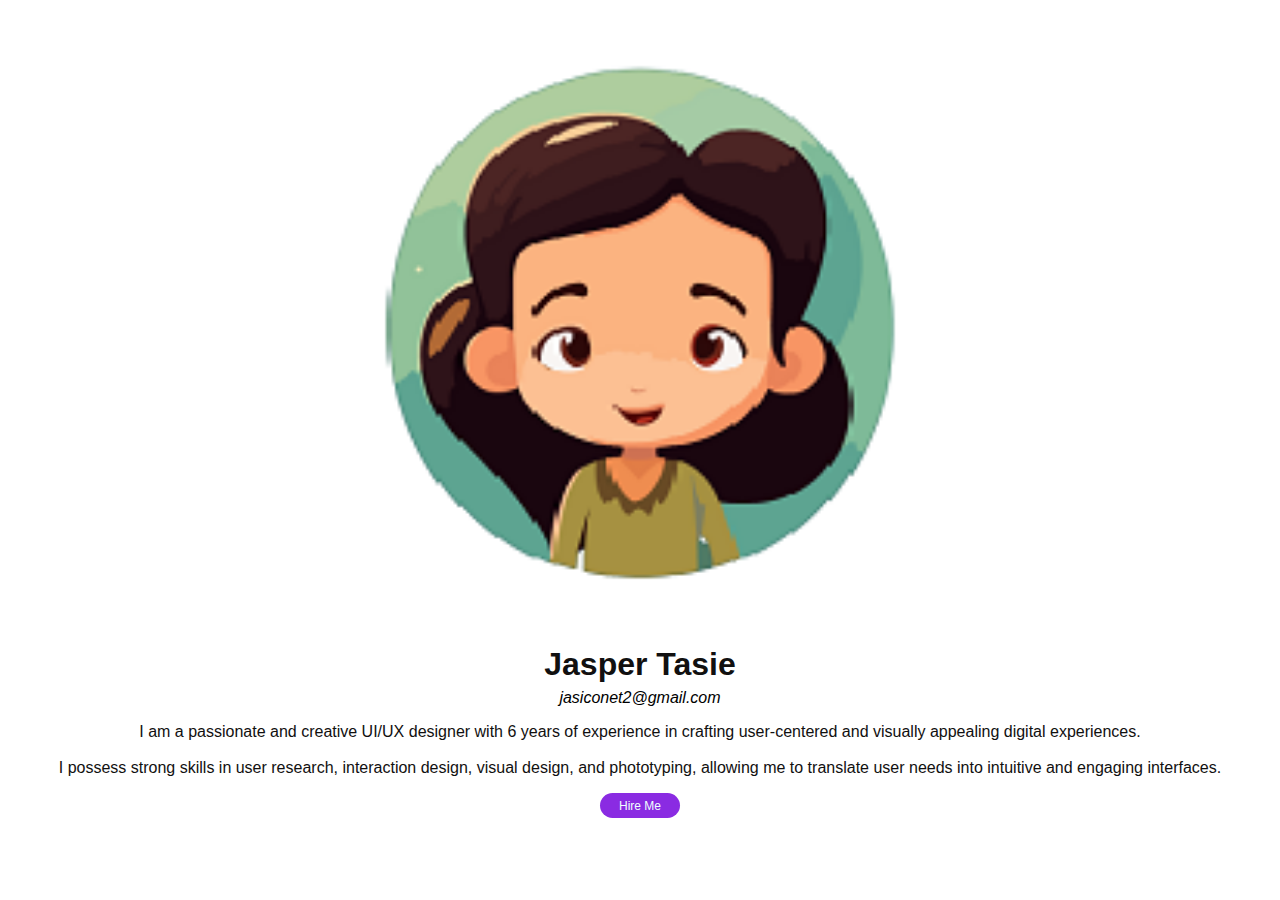
<file: index.html>
<!DOCTYPE html>
<html lang="en">
<head>
    <meta charset="UTF-8">
    <link rel="stylesheet" href="stylesheet.css">
    <meta name="viewport" content="width=device-width, initial-scale=1.0">
    <title>The Just Project - Jasper Tasie</title>
</head>
<body>
    <img class="photocard" src="/profile art.png" alt="Profile picture">
    <h1>Jasper Tasie</h1>
    <p class="email"><a href="mailto:jasiconet2@gmail.com">jasiconet2@gmail.com</a></p>
    <p>I am a passionate and creative UI/UX designer with 6 years of experience in crafting user-centered and visually appealing digital experiences. 
        <br /> 
        <br/> 
        I possess strong skills in user research, interaction design, visual design, and phototyping, allowing me to translate user needs into intuitive and engaging interfaces.</p>
        <p><button class="button1">Hire Me</button></p>
    </body>
</html>
</file>
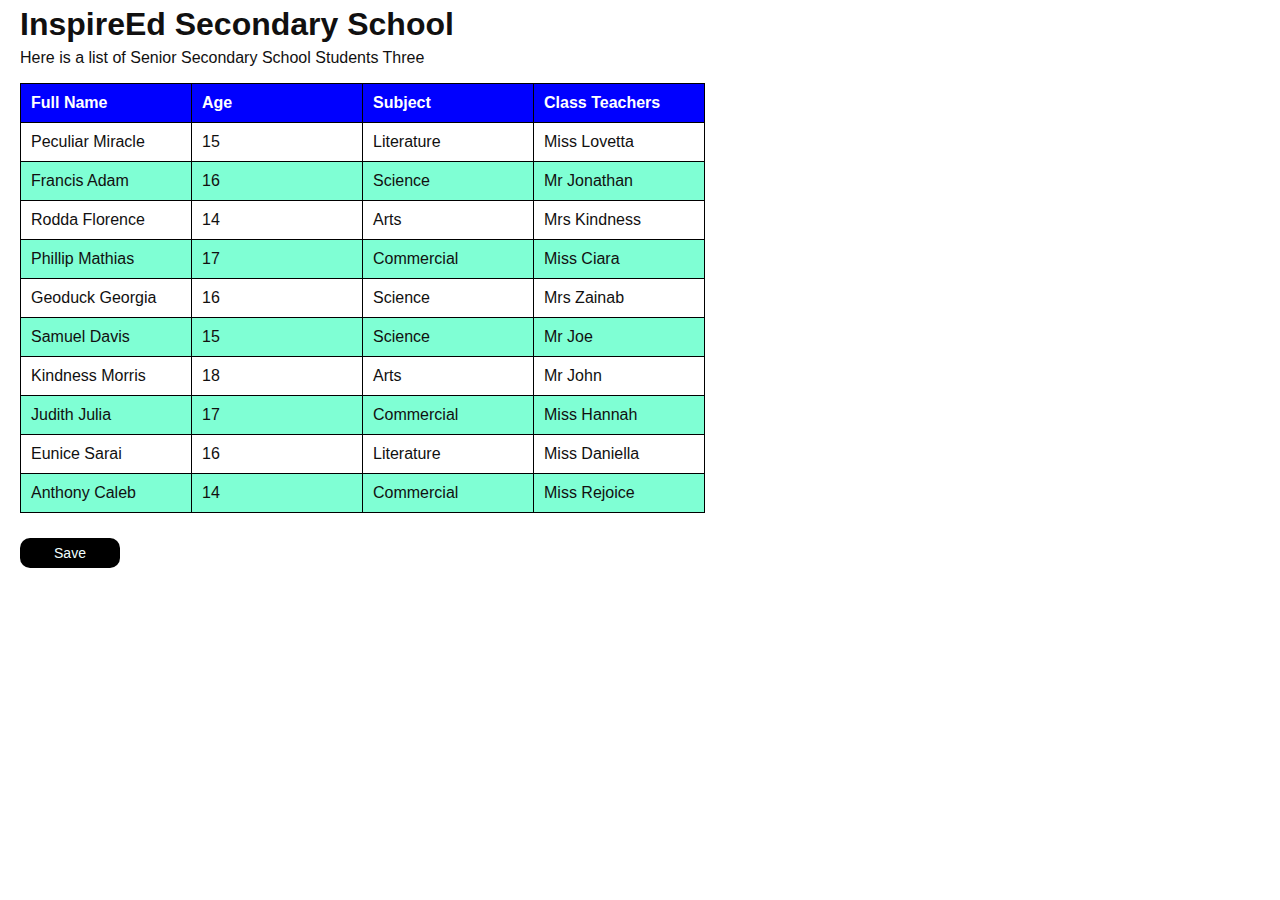
<file: table.html>
<!DOCTYPE html>
<html lang="en">
<head>
    <meta charset="UTF-8">
    <link rel="stylesheet" href="stylesheet.css">
    <meta name="viewport" content="width=device-width, initial-scale=1.0">
    <title>The Just Project - Jasper Tasie</title>
</head>
<body>
    <h1 style="text-align: left;">InspireEd Secondary School</h1>
    <p style="text-align: left;">Here is a list of Senior Secondary School Students Three</p>

<table border="1">
    <thead>
        <tr>
        <th>Full Name</th>
        <th>Age</th>
        <th>Subject</th>
        <th>Class Teachers</th>
        </tr>
    </thead>

    <tr>
        <td>Peculiar Miracle</td>
        <td>15</td>
        <td>Literature</td>
        <td>Miss Lovetta</td>
    </tr>
    <tr>
        <td>Francis Adam</td>
        <td>16</td>
        <td>Science</td>
        <td>Mr Jonathan</td>
    </tr>
    <tr>
        <td>Rodda Florence</td>
        <td>14</td>
        <td>Arts</td>
        <td>Mrs Kindness</td>
    </tr>
    <tr>
        <td>Phillip Mathias</td>
        <td>17</td>
        <td>Commercial</td>
        <td>Miss Ciara</td>
    </tr>
    <tr>
        <td>Geoduck Georgia</td>
        <td>16</td>
        <td>Science</td>
        <td>Mrs Zainab</td>
    </tr>
    <tr>
        <td>Samuel Davis</td>
        <td>15</td>
        <td>Science</td>
        <td>Mr Joe</td>
    </tr>
    <tr>
        <td>Kindness Morris</td>
        <td>18</td>
        <td>Arts</td>
        <td>Mr John</td>
    </tr>
    <tr>
        <td>Judith Julia</td>
        <td>17</td>
        <td>Commercial</td>
        <td>Miss Hannah</td>
    </tr>
    <tr>
        <td>Eunice Sarai</td>
        <td>16</td>
        <td>Literature</td>
        <td>Miss Daniella</td>
    </tr>
    <tr>
        <td>Anthony Caleb</td>
        <td>14</td>
        <td>Commercial</td>
        <td>Miss Rejoice</td>
        </tr>
</table>
<button class="submit" type="submit">Save</button>   
</body>
</html>
</file>
<file: stylesheet.css>
body {
font-family:'Calibri', 'Arial', 'Tahoma', 'sans-serif', 'Lucida Sans';
margin-top: 20px;
margin-left: 20px;
margin-right: 20px;
margin-bottom: 20px;
color: rgb(17, 16, 16);
}

.button1 {
background-color: blueviolet;
color: azure;
display: inline;
padding: 15px, 32px;
font-size: 12px;
border: none;
border-radius: 15px;
width: 80px;
height: 25px;
}

.submit {
    margin-top: 25px;
    background-color: rgb(0, 0, 0);
    color: azure;
    display: inline;
    padding: 15px, 32px;
    font-size: 14px;
    border: none;
    border-radius: 10px;
    width: 100px;
    height: 30px;
    }

p {
text-align: center;
}

a {
    font-style: italic;
    text-decoration: none;
    color: black;
}

h1 {
text-align: center;
line-height: 20%;
}

.photocard {
    display: block;
margin-left: auto;
margin-right: auto;
width: 50%;
}

table {
text-align: left;
border-collapse: collapse;
border-color: black;
tr:nth-child(even);
}

th  {
    padding: 10px;
    background-color: blue;
    color: white;
}

td {
    padding: 10px;
    width: 150px;
    }

tr:nth-child(even) {
        background-color: aquamarine;
    }
</file>
